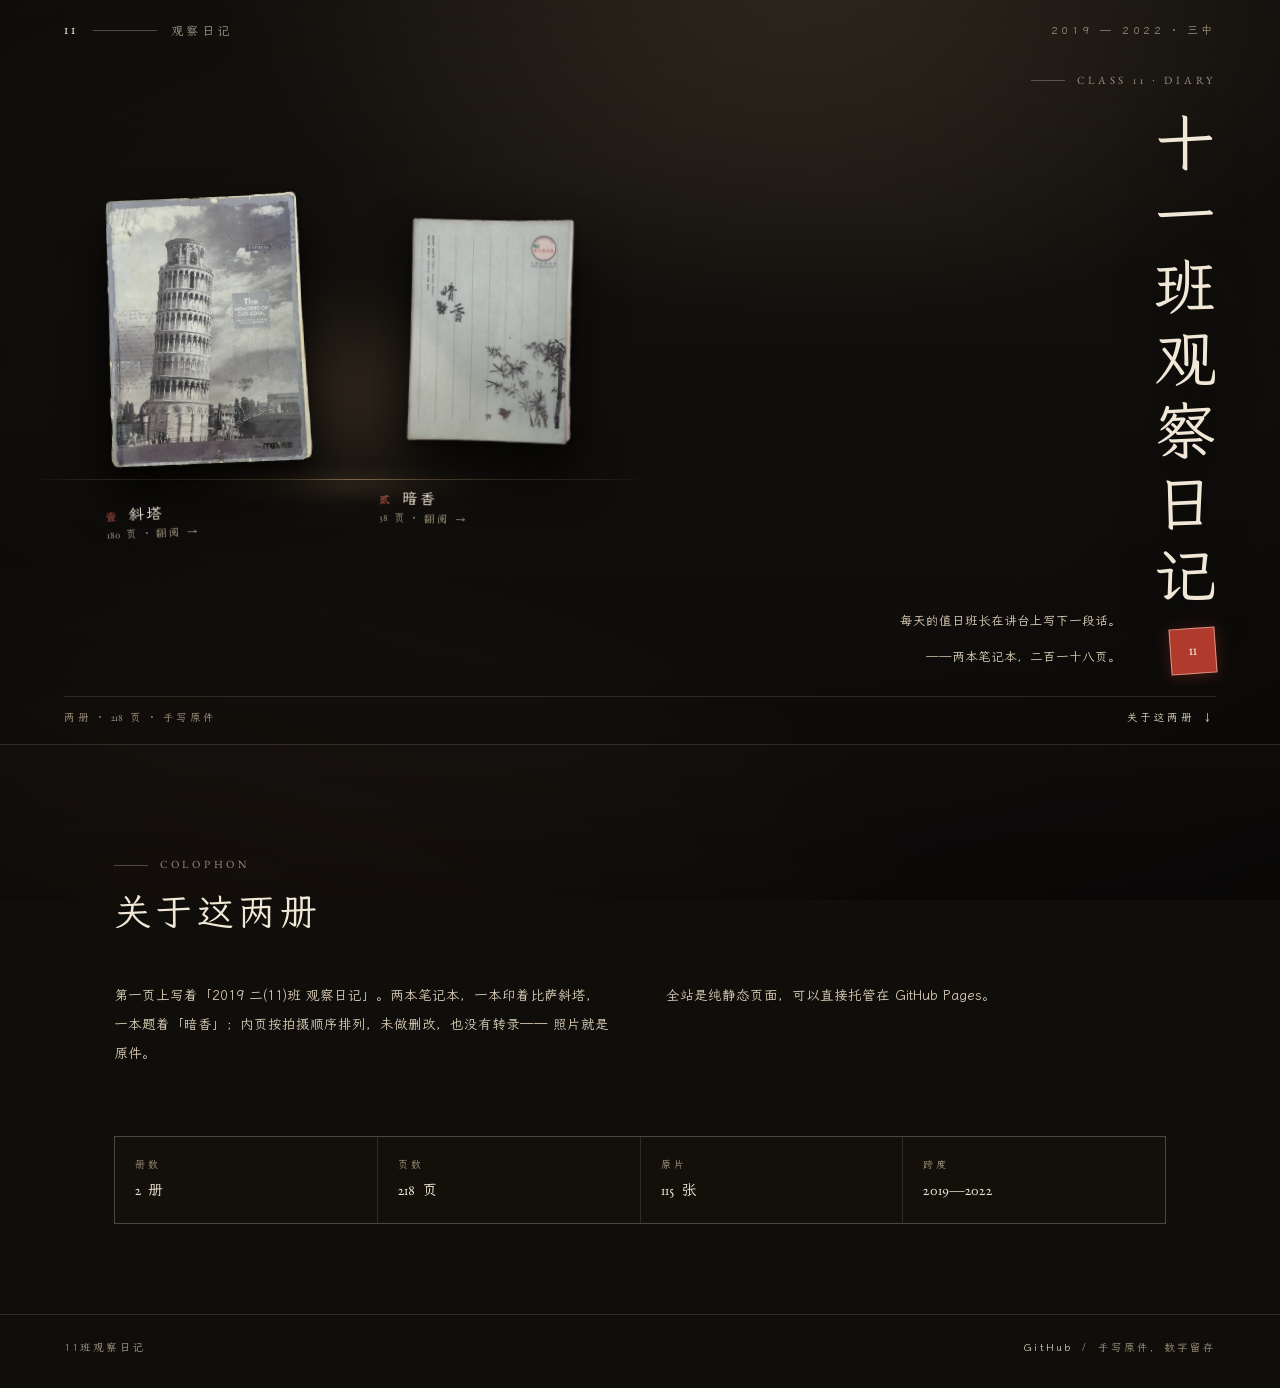
<file: index.html>
<!DOCTYPE html>
<html lang="zh-CN">
<head>
<meta charset="utf-8">
<meta name="viewport" content="width=device-width, initial-scale=1, viewport-fit=cover">
<title>观察日记</title>
<meta name="description" content="高三（11）班的观察日记：两本手写笔记本，二百一十八页，逐页拍下，做成可以翻的书。">
<meta name="theme-color" content="#100e0b">
<meta property="og:title" content="11班观察日记">
<meta property="og:description" content="两本手写笔记本，二百一十八页，可以一页页翻。">
<meta property="og:type" content="website">
<link rel="icon" href="data:image/svg+xml,%3Csvg xmlns='http://www.w3.org/2000/svg' viewBox='0 0 64 64'%3E%3Crect width='64' height='64' fill='%23b03a2c'/%3E%3Ctext x='32' y='42' font-family='Georgia,serif' font-size='26' fill='%23fdf3e7' text-anchor='middle'%3E11%3C/text%3E%3C/svg%3E">
<link rel="preload" as="image" href="assets/books/vol-1/cover.webp">
<link rel="stylesheet" href="assets/css/base.css">
<link rel="stylesheet" href="assets/css/home.css">
</head>
<body class="home">

<div class="ambience" aria-hidden="true">
  <div class="ambience__lamp"></div>
  <div class="ambience__grain"></div>
  <div class="ambience__vignette"></div>
</div>

<header class="masthead">
  <a class="brand" href="index.html">
    <span class="brand__no num">11</span>
    <span class="brand__rule" aria-hidden="true"></span>
    <span class="brand__txt">观察日记</span>
  </a>
  <p class="masthead__meta">2019 — 2022 · 三中</p>
</header>

<main class="hero">

  <section class="hero__shelf" aria-label="选择一册">
    <div class="shelf-line" aria-hidden="true"></div>

    <a class="book book--1" href="reader.html?book=vol-1" data-book="vol-1">
      <span class="book__glow" aria-hidden="true"></span>
      <img class="book__cover" src="assets/books/vol-1/cover.webp" width="900" height="1200"
           alt="第一册《斜塔》封面：比萨斜塔">
      <span class="book__meta">
        <span class="book__cap">
          <span class="book__no num">壹</span>
          <span class="book__name">斜塔</span>
        </span>
        <span class="book__sub"><span class="num">180</span> 页 · 翻阅 →</span>
      </span>
    </a>

    <a class="book book--2" href="reader.html?book=vol-2" data-book="vol-2">
      <span class="book__glow" aria-hidden="true"></span>
      <img class="book__cover" src="assets/books/vol-2/cover.webp" width="900" height="1200"
           alt="第二册《暗香》封面：竹枝与题字">
      <span class="book__meta">
        <span class="book__cap">
          <span class="book__no num">贰</span>
          <span class="book__name">暗香</span>
        </span>
        <span class="book__sub"><span class="num">38</span> 页 · 翻阅 →</span>
      </span>
    </a>
  </section>

  <section class="hero__type">
    <p class="eyebrow">Class 11 · Diary</p>
    <div class="hero__stack">
      <div class="lede">
        <p>每天的值日班长在讲台上写下一段话。</p>
        <p>——两本笔记本，二百一十八页。</p>
      </div>
      <div class="hero__titlewrap">
        <h1 class="title-v">十一班观察日记</h1>
        <span class="seal" role="img" aria-label="高三 11 班">11</span>
      </div>
    </div>
  </section>

  <footer class="hero__foot">
    <span class="foot-note">两册 · <span class="num">218</span> 页 · 手写原件</span>
    <a class="scroll-cue" href="#about">关于这两册 <span aria-hidden="true">↓</span></a>
  </footer>
</main>

<section class="about" id="about">
  <div class="about__inner">
    <p class="eyebrow">Colophon</p>
    <h2 class="about__title">关于这两册</h2>
    <div class="about__cols">
      <p>
        第一页上写着「2019 二(11)班 观察日记」。两本笔记本，一本印着比萨斜塔，
        一本题着「暗香」；内页按拍摄顺序排列，未做删改，也没有转录——
        照片就是原件。
      </p>
      <p>
        全站是纯静态页面，可以直接托管在 GitHub Pages。
      </p>
    </div>
    <dl class="facts">
      <div class="facts__item"><dt>册数</dt><dd><span class="num">2</span> 册</dd></div>
      <div class="facts__item"><dt>页数</dt><dd><span class="num">218</span> 页</dd></div>
      <div class="facts__item"><dt>原片</dt><dd><span class="num">115</span> 张</dd></div>
      <div class="facts__item"><dt>跨度</dt><dd><span class="num">2019—2022</span></dd></div>
    </dl>
  </div>
</section>

<footer class="site-foot">
  <span>11班观察日记</span>
  <span class="site-foot__right">
    <a href="https://github.com/LJW0401/class11-diary" target="_blank" rel="noopener">GitHub</a>
    <span aria-hidden="true">/</span>
    <span>手写原件，数字留存</span>
  </span>
</footer>

<script src="assets/js/home.js"></script>
</body>
</html>
</file>
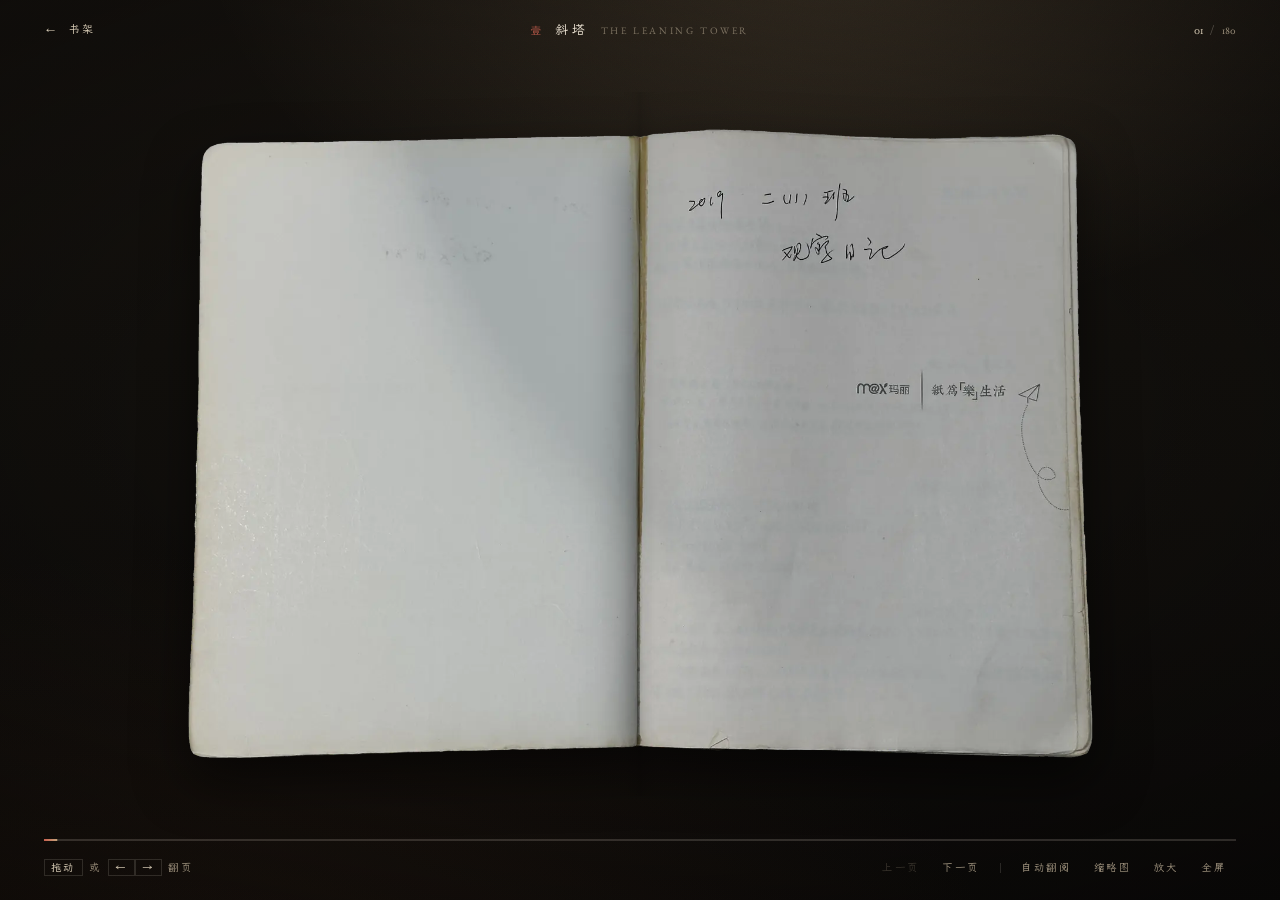
<file: reader.html>
<!DOCTYPE html>
<html lang="zh-CN">
<head>
<meta charset="utf-8">
<meta name="viewport" content="width=device-width, initial-scale=1, viewport-fit=cover">
<title>观察日记</title>
<meta name="theme-color" content="#0b0908">
<link rel="icon" href="data:image/svg+xml,%3Csvg xmlns='http://www.w3.org/2000/svg' viewBox='0 0 64 64'%3E%3Crect width='64' height='64' fill='%23b03a2c'/%3E%3Ctext x='32' y='42' font-family='Georgia,serif' font-size='26' fill='%23fdf3e7' text-anchor='middle'%3E11%3C/text%3E%3C/svg%3E">
<link rel="stylesheet" href="assets/css/base.css">
<link rel="stylesheet" href="assets/css/reader.css">
</head>
<body class="reader">

<div class="ambience ambience--reader" aria-hidden="true">
  <div class="ambience__lamp"></div>
  <div class="ambience__grain"></div>
  <div class="ambience__vignette"></div>
</div>

<header class="rbar">
  <a class="rback" href="index.html">
    <span class="rback__arrow" aria-hidden="true">←</span>
    <span>书架</span>
  </a>

  <div class="rtitle">
    <span class="rtitle__no num" id="bookNo">壹</span>
    <span class="rtitle__name" id="bookName">斜塔</span>
    <span class="rtitle__en" id="bookEn">The Leaning Tower</span>
  </div>

  <div class="rcount">
    <span class="num" id="pageNow">01</span>
    <span class="rcount__sep">/</span>
    <span class="num" id="pageTotal">180</span>
  </div>
</header>

<main class="stage" id="stage">
  <div class="rig" id="rig">
    <div class="book" id="book" tabindex="0" role="group" aria-roledescription="翻书" aria-label="整页图像，可拖动翻页">
      <div class="panel panel--l" id="panelL"></div>
      <div class="panel panel--r" id="panelR"></div>
      <div class="gutter" aria-hidden="true"></div>
      <div class="leaf" id="leaf" hidden>
        <div class="leaf__face leaf__face--front" id="leafFront"></div>
        <div class="leaf__face leaf__face--back" id="leafBack"></div>
      </div>
    </div>

    <span class="edge edge--l" aria-hidden="true">←</span>
    <span class="edge edge--r" aria-hidden="true">→</span>
  </div>

  <p class="loadnote" id="loadnote" hidden>…</p>
  <p class="rotate-hint">横过来看，整页更大</p>
</main>

<footer class="rfoot">
  <div class="bar" id="bar" role="slider" tabindex="0" aria-label="翻页进度" aria-valuemin="1" aria-valuemax="180" aria-valuenow="1">
    <div class="bar__track"><div class="bar__fill" id="barFill"></div></div>
  </div>

  <div class="rfoot__row">
    <p class="rhint">
      <span class="rhint__k">拖动</span> 或
      <span class="rhint__k">←</span><span class="rhint__k">→</span> 翻页
    </p>
    <div class="rtools">
      <button class="tool" id="btnPrev" aria-label="上一页">上一页</button>
      <button class="tool" id="btnNext" aria-label="下一页">下一页</button>
      <span class="rtools__sep" aria-hidden="true"></span>
      <button class="tool" id="btnAuto" aria-pressed="false">自动翻阅</button>
      <button class="tool" id="btnStrip" aria-pressed="false">缩略图</button>
      <button class="tool" id="btnZoom" aria-pressed="false" aria-label="放大查看细节">放大</button>
      <button class="tool" id="btnFull" aria-pressed="false">全屏</button>
    </div>
  </div>
</footer>

<section class="strip" id="strip" hidden aria-label="缩略图">
  <div class="strip__inner">
    <div class="strip__head">
      <span class="strip__title">全部 <span class="num" id="stripCount">180</span> 页</span>
      <button class="tool tool--plain" id="btnStripClose">收起</button>
    </div>
    <div class="strip__scroll" id="stripScroll"></div>
  </div>
</section>

<div class="toast" id="toast" hidden role="status"></div>

<div class="veil" id="veil">
  <div class="veil__inner">
    <span class="veil__no num" id="veilNo">壹</span>
    <span class="veil__title" id="veilTitle">斜塔</span>
    <span class="veil__line" aria-hidden="true"></span>
  </div>
</div>

<noscript>
  <p style="position:fixed;inset:auto 0 24px;text-align:center;color:#d8ccb6">
    这个阅览室需要 JavaScript 才能翻页。
  </p>
</noscript>

<script src="assets/js/books-data.js"></script>
<script src="assets/js/flipbook.js"></script>
<script src="assets/js/zoom.js"></script>
<script src="assets/js/reader.js"></script>
</body>
</html>
</file>
<file: assets/css/base.css>
/* ==========================================================================
   base.css — 全站设计基底
   职责：设计变量、字体、重置、以及「暗房 / 纸」这一套共享氛围层。
   页面级布局分别在 home.css / reader.css 里，不在这里堆组件。
   ========================================================================== */

@font-face {
  font-family: "WenKai";
  src: url("../fonts/wenkai.woff2") format("woff2");
  font-weight: 300 500;
  font-style: normal;
  font-display: swap;
}

@font-face {
  font-family: "Garamond";
  src: url("../fonts/garamond.woff2") format("woff2");
  font-weight: 400 600;
  font-style: normal;
  font-display: swap;
}

:root {
  /* 暗房 */
  --room: #100e0b;
  --room-2: #17130e;
  --room-3: #221c15;

  /* 纸 */
  --paper: #f0e7d7;
  --paper-2: #d8ccb6;
  --paper-3: #9b8f7b;

  /* 朱砂与黄铜 */
  --seal: #b03a2c;
  --seal-soft: #c9604f;
  --brass: #c4a37a;

  --line: rgba(240, 231, 215, 0.14);
  --line-strong: rgba(240, 231, 215, 0.28);

  --font-cn: "WenKai", "LXGW WenKai", "Songti SC", "Noto Serif CJK SC", serif;
  --font-lat: "Garamond", "EB Garamond", Georgia, serif;

  --ease-out: cubic-bezier(0.16, 1, 0.3, 1);
  --ease-io: cubic-bezier(0.65, 0, 0.35, 1);
}

*,
*::before,
*::after {
  box-sizing: border-box;
}

html {
  -webkit-text-size-adjust: 100%;
}

body {
  margin: 0;
  min-height: 100svh;
  background: var(--room);
  color: var(--paper);
  font-family: var(--font-cn);
  font-weight: 300;
  font-synthesis: none;
  -webkit-font-smoothing: antialiased;
  text-rendering: optimizeLegibility;
  overflow-x: hidden;
}

img {
  display: block;
  max-width: 100%;
}

a {
  color: inherit;
  text-decoration: none;
}

button {
  font: inherit;
  color: inherit;
  background: none;
  border: 0;
  padding: 0;
  cursor: pointer;
}

:focus-visible {
  outline: 1px solid var(--brass);
  outline-offset: 6px;
}

::selection {
  background: var(--seal);
  color: var(--paper);
}

/* --- 氛围层：灯光 / 颗粒 / 暗角 --------------------------------------- */

.ambience {
  position: fixed;
  inset: 0;
  z-index: 0;
  pointer-events: none;
  overflow: hidden;
}

.ambience__lamp {
  position: absolute;
  inset: -20% -10% auto;
  height: 140%;
  background:
    radial-gradient(58% 46% at 62% 8%, rgba(255, 214, 158, 0.16), transparent 70%),
    radial-gradient(80% 60% at 20% 100%, rgba(120, 74, 40, 0.18), transparent 70%),
    linear-gradient(180deg, #17130f 0%, #100e0b 42%, #0b0908 100%);
}

.ambience__grain {
  position: absolute;
  inset: -50%;
  opacity: 0.22;
  mix-blend-mode: overlay;
  background-image: url("data:image/svg+xml,%3Csvg xmlns='http://www.w3.org/2000/svg' width='180' height='180'%3E%3Cfilter id='n'%3E%3CfeTurbulence type='fractalNoise' baseFrequency='0.85' numOctaves='3' stitchTiles='stitch'/%3E%3C/filter%3E%3Crect width='180' height='180' filter='url(%23n)' opacity='0.5'/%3E%3C/svg%3E");
}

.ambience__vignette {
  position: absolute;
  inset: 0;
  background: radial-gradient(120% 90% at 50% 45%, transparent 30%, rgba(0, 0, 0, 0.62) 100%);
}

/* --- 共享排版 -------------------------------------------------------- */

.eyebrow {
  margin: 0;
  display: flex;
  align-items: center;
  gap: 12px;
  font-family: var(--font-lat);
  font-size: 11px;
  letter-spacing: 0.34em;
  text-transform: uppercase;
  color: var(--paper-3);
}

.eyebrow::before {
  content: "";
  width: 34px;
  height: 1px;
  background: var(--line-strong);
}

.rule {
  height: 1px;
  background: var(--line);
  border: 0;
  margin: 0;
}

.num {
  font-family: var(--font-lat);
  font-variant-numeric: tabular-nums lining-nums;
  letter-spacing: 0.02em;
}

/* 朱砂印：站内唯一的高饱和色，只用在「班号」这一处。 */
.seal {
  display: grid;
  place-items: center;
  width: 46px;
  height: 46px;
  border: 1px solid rgba(255, 240, 230, 0.5);
  background: var(--seal);
  color: #fdf3e7;
  font-family: var(--font-lat);
  font-size: 15px;
  letter-spacing: 0.02em;
  box-shadow: 0 2px 14px rgba(176, 58, 44, 0.35);
  transform: rotate(-4deg);
}

/* 细微的入场：只给首屏需要交代顺序的元素用 */
@keyframes rise {
  from {
    opacity: 0;
    transform: translateY(18px);
  }
  to {
    opacity: 1;
    transform: none;
  }
}

@keyframes fade {
  from {
    opacity: 0;
  }
  to {
    opacity: 1;
  }
}

@media (prefers-reduced-motion: reduce) {
  *,
  *::before,
  *::after {
    animation-duration: 0.001ms !important;
    animation-iteration-count: 1 !important;
    transition-duration: 0.001ms !important;
  }
}
</file>
<file: assets/css/home.css>
/* ==========================================================================
   home.css — 书架首页
   一屏暗桌面：左边两册书落在同一条线上，右边竖排标题。
   布局按「视口高度」缩放，不做滚动式长页（版权页另起一段）。
   ========================================================================== */

body.home {
  display: flex;
  flex-direction: column;
  min-height: 100svh;
}

/* --- 报头 ------------------------------------------------------------- */

.masthead {
  position: relative;
  z-index: 2;
  display: flex;
  align-items: center;
  justify-content: space-between;
  gap: 24px;
  padding: clamp(18px, 2.6vh, 30px) clamp(20px, 5vw, 84px) 0;
  animation: rise 1s var(--ease-out) both;
}

.brand {
  display: flex;
  align-items: center;
  gap: 14px;
}

.brand__no {
  font-size: 15px;
  letter-spacing: 0.22em;
  color: var(--paper);
}

.brand__rule {
  width: clamp(28px, 5vw, 64px);
  height: 1px;
  background: var(--line-strong);
}

.brand__txt {
  font-size: 12px;
  letter-spacing: 0.3em;
  color: var(--paper-3);
}

.masthead__meta {
  margin: 0;
  font-size: 11px;
  letter-spacing: 0.32em;
  color: var(--paper-3);
}

/* --- 主视觉 ----------------------------------------------------------- */

.hero {
  position: relative;
  z-index: 1;
  flex: 1;
  min-height: 0;
  display: grid;
  grid-template-columns: minmax(0, 1.04fr) minmax(0, 0.96fr);
  grid-template-rows: minmax(0, 1fr) auto;
  align-items: center;
  column-gap: clamp(20px, 4vw, 72px);
  row-gap: clamp(14px, 2.4vh, 30px);
  width: 100%;
  max-width: 1580px;
  margin: 0 auto;
  padding: clamp(18px, 4vh, 48px) clamp(20px, 5vw, 84px) clamp(14px, 2.2vh, 28px);
}

/* --- 书架 ------------------------------------------------------------- */

.hero__shelf {
  position: relative;
  display: flex;
  align-items: flex-end;
  justify-content: center;
  gap: clamp(30px, 3.8vw, 68px);
  padding: 0 clamp(2px, 1.6vw, 22px) 92px;
  animation: fade 1.4s var(--ease-out) 0.15s both;
}

.hero__shelf::before {
  content: "";
  position: absolute;
  left: -6%;
  right: -6%;
  bottom: 40px;
  height: 76%;
  background: radial-gradient(48% 52% at 50% 54%, rgba(255, 197, 130, 0.13), transparent 72%);
  filter: blur(24px);
  pointer-events: none;
}

.shelf-line {
  position: absolute;
  left: -6%;
  right: -2%;
  bottom: 92px;
  height: 1px;
  background: linear-gradient(90deg,
      transparent, rgba(196, 163, 122, 0.3) 18%, rgba(196, 163, 122, 0.52) 52%, rgba(196, 163, 122, 0.12) 92%, transparent);
}

.shelf-line::after {
  content: "";
  position: absolute;
  left: 8%;
  right: 12%;
  top: -10px;
  height: 30px;
  background: radial-gradient(50% 50% at 50% 50%, rgba(255, 198, 130, 0.18), transparent 72%);
  filter: blur(9px);
}

.book {
  --rot: -2.4deg;
  position: relative;
  width: clamp(150px, 17.8vw, 262px);
  flex: 0 0 auto;
  transform: rotate(var(--rot));
  transform-origin: 50% 94%;
  transition: transform 0.85s var(--ease-out);
  animation: bookIn 1.1s var(--ease-out) both;
}

.book--2 {
  --rot: 1.7deg;
  width: clamp(142px, 16.8vw, 246px);
  animation-delay: 0.14s;
  animation-name: bookIn2;
}

@keyframes bookIn {
  from {
    opacity: 0;
    translate: 0 34px;
  }
  to {
    opacity: 1;
    translate: 0 0;
  }
}

@keyframes bookIn2 {
  from {
    opacity: 0;
    translate: 0 44px;
  }
  to {
    opacity: 1;
    translate: 0 -10px;
  }
}

.book__cover {
  position: relative;
  z-index: 1;
  width: 100%;
  height: auto;
  filter: drop-shadow(0 28px 24px rgba(0, 0, 0, 0.62)) drop-shadow(0 3px 4px rgba(0, 0, 0, 0.45));
  transition: filter 0.8s var(--ease-out);
}

.book__glow {
  position: absolute;
  inset: -14% -16% 18%;
  background: radial-gradient(50% 46% at 50% 58%, rgba(255, 199, 132, 0.34), transparent 70%);
  filter: blur(22px);
  opacity: 0;
  transition: opacity 0.8s var(--ease-out);
  pointer-events: none;
}

.book:focus-visible {
  outline: none;
}

.book:focus-visible .book__cover {
  outline: 1px solid var(--brass);
  outline-offset: 10px;
}

.book:hover,
.book:focus-visible {
  transform: rotate(calc(var(--rot) * 0.2)) translate(0, -16px) scale(1.015);
}

.book:hover .book__glow,
.book:focus-visible .book__glow {
  opacity: 1;
}

.book:hover .book__cover,
.book:focus-visible .book__cover {
  filter: drop-shadow(0 42px 36px rgba(0, 0, 0, 0.7)) drop-shadow(0 4px 6px rgba(0, 0, 0, 0.5));
}

.book__meta {
  position: absolute;
  top: calc(100% + 21px);
  left: 0;
  right: 0;
  z-index: 1;
  display: flex;
  flex-direction: column;
  gap: 4px;
}

.book__cap {
  display: flex;
  align-items: baseline;
  gap: 10px;
}

.book__no {
  font-size: 10px;
  letter-spacing: 0.24em;
  color: var(--seal-soft);
}

.book__name {
  font-size: clamp(15px, 1.2vw, 18px);
  letter-spacing: 0.2em;
  color: var(--paper);
}

.book__sub {
  font-size: 10.5px;
  letter-spacing: 0.16em;
  color: var(--paper-3);
  transition: color 0.5s;
}

.book:hover .book__sub {
  color: var(--brass);
}

/* --- 竖排标题 --------------------------------------------------------- */

.hero__type {
  display: flex;
  flex-direction: column;
  align-items: flex-end;
  gap: clamp(14px, 1.8vw, 24px);
  text-align: right;
  animation: rise 1.2s var(--ease-out) 0.2s both;
}

.title-v {
  margin: 0;
  writing-mode: vertical-rl;
  font-family: var(--font-cn);
  font-weight: 400;
  font-size: clamp(34px, min(5.2vw, 6.9vh), 78px);
  line-height: 1;
  letter-spacing: 0.16em;
  color: var(--paper);
  text-shadow: 0 8px 44px rgba(0, 0, 0, 0.72);
}

.hero__stack {
  display: flex;
  align-items: flex-end;
  justify-content: flex-end;
  gap: clamp(18px, 2.6vw, 44px);
}

.hero__titlewrap {
  display: flex;
  flex-direction: column;
  align-items: flex-end;
  gap: clamp(12px, 1.6vh, 20px);
}

.lede {
  margin: 0;
  max-width: 20em;
  padding-bottom: 4px;
  font-size: clamp(12.5px, 0.98vw, 14.5px);
  line-height: 2.1;
  color: var(--paper-2);
}

.lede p {
  margin: 0;
}

.lede p + p {
  margin-top: 0.75em;
}

/* --- 页脚 ------------------------------------------------------------- */

.hero__foot {
  grid-column: 1 / -1;
  display: flex;
  align-items: baseline;
  justify-content: space-between;
  gap: 20px;
  padding-top: 14px;
  border-top: 1px solid var(--line);
  font-size: 10.5px;
  letter-spacing: 0.24em;
  color: var(--paper-3);
  animation: fade 1.6s var(--ease-out) 0.55s both;
}

.scroll-cue {
  display: inline-flex;
  align-items: center;
  gap: 8px;
  color: var(--paper-2);
  transition: color 0.4s;
}

.scroll-cue:hover {
  color: var(--brass);
}

.scroll-cue span {
  display: inline-block;
  animation: drift 2.8s ease-in-out infinite;
}

@keyframes drift {
  0%, 100% { transform: translateY(0); }
  50% { transform: translateY(4px); }
}

/* --- 版权页 ----------------------------------------------------------- */

.about {
  position: relative;
  z-index: 1;
  border-top: 1px solid var(--line);
  background: linear-gradient(180deg, rgba(255, 255, 255, 0.016), transparent 42%);
}

.about__inner {
  max-width: 1180px;
  margin: 0 auto;
  padding: clamp(64px, 9vw, 120px) clamp(20px, 5vw, 84px) clamp(56px, 7vw, 96px);
}

.about__title {
  margin: 20px 0 clamp(28px, 4vw, 46px);
  font-weight: 400;
  font-size: clamp(24px, 2.9vw, 38px);
  letter-spacing: 0.12em;
}

.about__cols {
  display: grid;
  grid-template-columns: 1fr 1fr;
  gap: clamp(22px, 4vw, 62px);
}

.about__cols p {
  margin: 0;
  font-size: 13.5px;
  line-height: 2.15;
  color: var(--paper-2);
}

.about__cols code {
  font-family: var(--font-lat);
  font-size: 13px;
  color: var(--brass);
  padding: 1px 5px;
  border: 1px solid var(--line);
  border-radius: 2px;
}

.facts {
  display: grid;
  grid-template-columns: repeat(4, 1fr);
  gap: 1px;
  margin: clamp(40px, 6vw, 68px) 0 0;
  background: var(--line);
  border: 1px solid var(--line);
}

.facts__item {
  display: flex;
  flex-direction: column;
  gap: 10px;
  padding: 22px 20px 24px;
  background: #131009;
}

.facts dt {
  font-size: 10px;
  letter-spacing: 0.3em;
  color: var(--paper-3);
}

.facts dd {
  margin: 0;
  font-size: 15px;
  letter-spacing: 0.08em;
}

.site-foot {
  position: relative;
  z-index: 1;
  display: flex;
  justify-content: space-between;
  gap: 16px;
  flex-wrap: wrap;
  padding: 26px clamp(20px, 5vw, 84px) 34px;
  border-top: 1px solid var(--line);
  font-size: 10.5px;
  letter-spacing: 0.2em;
  color: var(--paper-3);
}

.site-foot__right {
  display: inline-flex;
  gap: 10px;
  align-items: baseline;
}

.site-foot a {
  color: var(--paper-2);
  transition: color 0.4s;
}

.site-foot a:hover {
  color: var(--brass);
}

/* 点书后整页淡出，给「进入」一点过渡 */
body.is-leaving .hero,
body.is-leaving .masthead {
  opacity: 0;
  transform: scale(0.992);
  transition: opacity 0.34s ease, transform 0.34s ease;
}

/* --- 窄屏 ------------------------------------------------------------- */

@media (max-width: 900px) {
  .hero {
    grid-template-columns: 1fr;
    align-items: start;
    row-gap: 38px;
    padding-top: 28px;
    padding-bottom: 26px;
  }

  .hero__type {
    order: -1;
    align-items: flex-start;
    text-align: left;
    gap: 14px;
  }

  .title-v {
    writing-mode: horizontal-tb;
    font-size: clamp(30px, 8.4vw, 46px);
    letter-spacing: 0.14em;
  }

  .hero__stack {
    flex-direction: column;
    align-items: flex-start;
    gap: 22px;
  }

  .hero__titlewrap {
    align-items: flex-start;
    gap: 14px;
  }

  .lede {
    max-width: 26em;
  }

  .seal {
    width: 38px;
    height: 38px;
    font-size: 12px;
  }

  .hero__shelf {
    justify-content: center;
    padding-bottom: 72px;
    gap: 24px;
  }

  .book {
    width: min(38vw, 210px);
  }

  .book--2 {
    width: min(35vw, 196px);
  }

  .book__meta {
    top: calc(100% + 13px);
  }

  .shelf-line {
    bottom: 72px;
  }

  .about__cols {
    grid-template-columns: 1fr;
  }

  .facts {
    grid-template-columns: 1fr 1fr;
  }

  .hero__foot {
    font-size: 10px;
    letter-spacing: 0.16em;
  }
}
</file>
<file: assets/css/reader.css>
/* ==========================================================================
   reader.css — 阅览室：舞台、翻页、工具条、缩略图
   页面只保留一条主线：书在中间，其余控件都退到边缘。
   ========================================================================== */

body.reader {
  height: 100svh;
  overflow: hidden;
  display: flex;
  flex-direction: column;
  background: #0b0908;
}

/* --- 顶栏 ------------------------------------------------------------- */

.rbar {
  position: relative;
  z-index: 20;
  display: grid;
  grid-template-columns: 1fr auto 1fr;
  align-items: center;
  gap: 16px;
  padding: clamp(14px, 2.4vh, 26px) clamp(16px, 3.4vw, 46px);
  font-size: 11px;
  letter-spacing: 0.2em;
  color: var(--paper-3);
}

.rback {
  justify-self: start;
  display: inline-flex;
  align-items: center;
  gap: 9px;
  color: var(--paper-2);
  transition: color 0.35s;
}

.rback:hover {
  color: var(--paper);
}

.rback__arrow {
  font-family: var(--font-lat);
  font-size: 14px;
  transition: transform 0.4s var(--ease-out);
}

.rback:hover .rback__arrow {
  transform: translateX(-3px);
}

.rtitle {
  display: inline-flex;
  align-items: baseline;
  gap: 12px;
  color: var(--paper-2);
}

.rtitle__no {
  font-size: 10px;
  letter-spacing: 0.24em;
  color: var(--seal-soft);
}

.rtitle__name {
  font-size: 13px;
  letter-spacing: 0.28em;
  color: var(--paper);
}

.rtitle__en {
  font-family: var(--font-lat);
  font-size: 10px;
  letter-spacing: 0.26em;
  text-transform: uppercase;
  color: var(--paper-3);
  opacity: 0.75;
}

.rcount {
  justify-self: end;
  display: inline-flex;
  align-items: baseline;
  gap: 6px;
  font-size: 12px;
  color: var(--paper-2);
}

.rcount__sep {
  color: var(--line-strong);
}

#pageTotal {
  color: var(--paper-3);
  font-size: 11px;
}

/* --- 舞台 ------------------------------------------------------------- */

.stage::before {
  content: "";
  position: absolute;
  left: 50%;
  top: 47%;
  width: min(1240px, 98vw);
  aspect-ratio: 1.62;
  transform: translate(-50%, -50%);
  background: radial-gradient(50% 50% at 50% 50%, rgba(255, 205, 148, 0.14), transparent 66%);
  pointer-events: none;
  z-index: -1;
}

.stage {
  flex: 1;
  min-height: 0;
  position: relative;
  z-index: 10;
  display: grid;
  place-items: center;
  padding: 0 clamp(14px, 3vw, 40px);
}

.rig {
  --book-w: min(93vw, calc((100svh - 196px) * 1.3333));
  position: relative;
  width: var(--book-w);
  aspect-ratio: 4 / 3;
  perspective: 2400px;
  perspective-origin: 50% 46%;
  transition: width 0.5s var(--ease-out);
}

/* 缩略图抽起来时，把书缩小让位，别被盖住 */
body.strip-open .rig {
  --book-w: min(90vw, calc((100svh - 392px) * 1.3333));
}

.book {
  position: absolute;
  inset: 0;
  transform-style: preserve-3d;
  cursor: grab;
  touch-action: pan-y;
}

.book.is-dragging {
  cursor: grabbing;
}

.book.is-turning {
  cursor: grabbing;
}

.panel {
  position: absolute;
  top: 0;
  width: 50%;
  height: 100%;
  background-repeat: no-repeat;
  background-size: 200% 100%;
  filter: drop-shadow(0 22px 26px rgba(0, 0, 0, 0.55));
  transition: opacity 0.18s ease;
}

.panel--l {
  left: 0;
  background-position: left center;
}

.panel--r {
  left: 50%;
  background-position: right center;
}

.book.is-jumping .panel {
  opacity: 0;
}

/* 翻起的那一叶 */
.leaf {
  position: absolute;
  top: 0;
  left: 50%;
  width: 50%;
  height: 100%;
  transform-origin: left center;
  transform-style: preserve-3d;
  will-change: transform;
  pointer-events: none;
}

.leaf__face {
  position: absolute;
  inset: 0;
  background-repeat: no-repeat;
  background-size: 200% 100%;
  backface-visibility: hidden;
  -webkit-backface-visibility: hidden;
}

.leaf__face::after {
  content: "";
  position: absolute;
  inset: 0;
  opacity: calc(var(--shade, 0) * 0.62);
  pointer-events: none;
}

.leaf__face--front {
  background-position: right center;
}

.leaf__face--front::after {
  background: linear-gradient(90deg, rgba(0, 0, 0, 0.55), rgba(0, 0, 0, 0) 52%);
}

.leaf__face--back {
  background-position: left center;
  transform: rotateY(180deg);
}

.leaf__face--back::after {
  background: linear-gradient(270deg, rgba(0, 0, 0, 0.55), rgba(0, 0, 0, 0) 52%);
}

/* 书脊的折痕与压暗；翻页时随角度加深 */
.gutter {
  position: absolute;
  top: 0;
  left: 50%;
  width: 3.2%;
  height: 100%;
  transform: translateX(-50%);
  pointer-events: none;
  background: linear-gradient(90deg,
      transparent, rgba(0, 0, 0, 0.12) 38%, rgba(0, 0, 0, 0.24) 50%,
      rgba(0, 0, 0, 0.12) 62%, transparent);
  opacity: 0.42;
  mix-blend-mode: multiply;
}

/* 左右翻页提示 */
.edge {
  position: absolute;
  top: 50%;
  z-index: 2;
  display: grid;
  place-items: center;
  width: 40px;
  height: 64px;
  margin-top: -32px;
  font-family: var(--font-lat);
  font-size: 15px;
  color: var(--paper-2);
  border: 1px solid var(--line);
  background: rgba(16, 14, 11, 0.35);
  backdrop-filter: blur(2px);
  opacity: 0;
  transition: opacity 0.45s, transform 0.45s var(--ease-out), border-color 0.45s;
  pointer-events: none;
}

.edge--l {
  left: -56px;
  border-right: 0;
}

.edge--r {
  right: -56px;
  border-left: 0;
}

.rig:hover .edge {
  opacity: 0.8;
}

.rig:hover .edge--l {
  transform: translateX(-4px);
}

.rig:hover .edge--r {
  transform: translateX(4px);
}

.book.is-turning ~ .edge,
.book.is-dragging ~ .edge {
  opacity: 0;
}

.rotate-hint {
  display: none;
}

@media (max-width: 860px) and (orientation: portrait) {
  .rotate-hint {
    display: block;
    position: absolute;
    left: 50%;
    bottom: 8px;
    transform: translateX(-50%);
    margin: 0;
    white-space: nowrap;
    font-size: 10px;
    letter-spacing: 0.26em;
    color: var(--paper-3);
  }
}

.loadnote {
  position: absolute;
  left: 50%;
  bottom: 6px;
  transform: translateX(-50%);
  margin: 0;
  font-size: 10px;
  letter-spacing: 0.3em;
  color: var(--paper-3);
  animation: fade 0.6s ease both;
}

/* 到头了的回弹 */
@keyframes bumpL {
  0%, 100% { transform: translateX(0); }
  35% { transform: translateX(-16px); }
  70% { transform: translateX(5px); }
}

@keyframes bumpR {
  0%, 100% { transform: translateX(0); }
  35% { transform: translateX(16px); }
  70% { transform: translateX(-5px); }
}

.book.is-bump-prev {
  animation: bumpL 0.46s var(--ease-io);
}

.book.is-bump-next {
  animation: bumpR 0.46s var(--ease-io);
}

/* --- 底栏 ------------------------------------------------------------- */

.rfoot {
  position: relative;
  z-index: 20;
  padding: 0 clamp(16px, 3.4vw, 46px) clamp(14px, 2.2vh, 24px);
}

.bar {
  padding: 10px 0 8px;
  cursor: pointer;
}

.bar__track {
  position: relative;
  height: 2px;
  background: rgba(240, 231, 215, 0.16);
  transition: height 0.3s, background 0.3s;
}

.bar:hover .bar__track,
.bar:focus-visible .bar__track {
  height: 3px;
  background: rgba(240, 231, 215, 0.2);
}

.bar__fill {
  position: absolute;
  inset: 0 auto 0 0;
  width: 100%;
  background: linear-gradient(90deg, var(--seal-soft), var(--brass));
  transform: scaleX(0.01);
  transform-origin: left center;
  transition: transform 0.55s var(--ease-out);
}

.rfoot__row {
  display: flex;
  align-items: center;
  justify-content: space-between;
  gap: 18px;
  padding-top: 6px;
  font-size: 10.5px;
  letter-spacing: 0.18em;
  color: var(--paper-3);
}

.rhint {
  margin: 0;
}

.rhint__k {
  display: inline-block;
  padding: 1px 6px;
  border: 1px solid var(--line);
  color: var(--paper-2);
}

.rtools {
  display: flex;
  align-items: center;
  gap: 2px;
}

.rtools__sep {
  width: 1px;
  height: 10px;
  margin: 0 8px;
  background: var(--line);
}

.tool {
  position: relative;
  padding: 6px 10px;
  color: var(--paper-3);
  letter-spacing: 0.16em;
  transition: color 0.3s;
}

.tool::after {
  content: "";
  position: absolute;
  left: 10px;
  right: 10px;
  bottom: 2px;
  height: 1px;
  background: currentColor;
  transform: scaleX(0);
  transform-origin: left center;
  transition: transform 0.4s var(--ease-out);
}

.tool:hover {
  color: var(--paper);
}

.tool:hover::after {
  transform: scaleX(1);
}

.tool[aria-pressed="true"] {
  color: var(--brass);
}

.tool[aria-pressed="true"]::after {
  transform: scaleX(1);
}

.tool:disabled {
  opacity: 0.3;
  cursor: default;
}

.tool--plain::after {
  display: none;
}

/* --- 缩略图 ----------------------------------------------------------- */

.strip {
  position: fixed;
  left: 0;
  right: 0;
  bottom: 0;
  z-index: 40;
  background: rgba(12, 10, 8, 0.94);
  backdrop-filter: blur(14px);
  border-top: 1px solid var(--line);
  transform: translateY(0);
  animation: stripIn 0.45s var(--ease-out) both;
}

.strip[hidden] {
  display: none;
}

@keyframes stripIn {
  from { transform: translateY(100%); }
  to { transform: translateY(0); }
}

.strip__inner {
  padding: 14px clamp(14px, 3vw, 40px) 18px;
}

.strip__head {
  display: flex;
  align-items: baseline;
  justify-content: space-between;
  padding-bottom: 10px;
}

.strip__title {
  font-size: 10.5px;
  letter-spacing: 0.24em;
  color: var(--paper-3);
}

.strip__scroll {
  display: flex;
  gap: 8px;
  overflow-x: auto;
  overflow-y: hidden;
  padding-bottom: 8px;
  scrollbar-width: thin;
  scrollbar-color: var(--line-strong) transparent;
  scroll-behavior: smooth;
}

.strip__scroll::-webkit-scrollbar {
  height: 4px;
}

.strip__scroll::-webkit-scrollbar-thumb {
  background: var(--line-strong);
}

.thumb {
  flex: 0 0 auto;
  width: clamp(84px, 8vw, 118px);
  aspect-ratio: 4 / 3;
  padding: 0;
  border: 1px solid transparent;
  background-color: #1a1611;
  background-size: cover;
  background-position: center;
  opacity: 0.5;
  transition: opacity 0.3s, border-color 0.3s, transform 0.3s var(--ease-out);
}

.thumb:hover {
  opacity: 0.9;
  transform: translateY(-2px);
}

.thumb[aria-current="true"] {
  opacity: 1;
  border-color: var(--brass);
}

/* --- 提示 / 幕布 ------------------------------------------------------ */

.toast {
  position: fixed;
  left: 50%;
  bottom: 96px;
  z-index: 45;
  transform: translateX(-50%);
  padding: 10px 16px;
  font-size: 11px;
  letter-spacing: 0.14em;
  color: var(--paper);
  background: rgba(28, 22, 16, 0.95);
  border: 1px solid var(--line);
  animation: fade 0.3s ease both;
}

.veil {
  position: fixed;
  inset: 0;
  z-index: 60;
  display: grid;
  place-items: center;
  background: #0b0908;
  transition: opacity 0.7s ease, visibility 0.7s;
}

.veil.is-gone {
  opacity: 0;
  visibility: hidden;
  pointer-events: none;
}

.veil__inner {
  display: flex;
  flex-direction: column;
  align-items: center;
  gap: 16px;
}

.veil__no {
  font-size: 11px;
  color: var(--seal-soft);
  letter-spacing: 0.3em;
}

.veil__title {
  writing-mode: vertical-rl;
  font-size: clamp(26px, 3vw, 38px);
  letter-spacing: 0.34em;
  color: var(--paper-2);
}

.veil__line {
  width: 1px;
  height: 56px;
  background: linear-gradient(var(--line-strong), transparent);
  animation: veilLine 1.6s var(--ease-io) infinite;
}

@keyframes veilLine {
  0%, 100% { transform: scaleY(0.4); opacity: 0.4; }
  50% { transform: scaleY(1); opacity: 1; }
}

/* --- 放大查阅 --------------------------------------------------------- */
/* 放大只改 .rig 的 transform：书体布局、页号、进度都不动，翻页由 JS 锁死。 */

.rig {
  will-change: transform;
}

body.is-zoomed .book {
  cursor: grab;
  touch-action: none;
}

.rig.is-panning .book,
body.is-zoomed .book.is-panning {
  cursor: grabbing;
}

body.is-zoomed .edge,
body.is-zoomed .rotate-hint,
body.is-zoomed .rhint {
  display: none;
}

body.is-zoomed .bar {
  opacity: 0.3;
  pointer-events: none;
}

/* 放大后书页会顶到顶栏底栏底下，给两条渐变遮罩保证文字仍然可读 */
body.is-zoomed .rbar {
  background: linear-gradient(to bottom, rgba(11, 9, 8, 0.94), rgba(11, 9, 8, 0));
}

body.is-zoomed .rfoot {
  background: linear-gradient(to top, rgba(11, 9, 8, 0.96), rgba(11, 9, 8, 0));
}

/* --- 窄屏 / 矮屏 ------------------------------------------------------ */

@media (max-width: 860px) {
  .rtitle__en {
    display: none;
  }

  .rfoot__row {
    flex-direction: column;
    align-items: flex-start;
    gap: 8px;
  }

  .rhint {
    display: none;
  }

  .rtools {
    width: 100%;
    justify-content: space-between;
  }

  .tool {
    padding: 8px 6px;
  }

  .rig {
    --book-w: min(96vw, calc((100svh - 232px) * 1.3333));
  }

  .edge {
    display: none;
  }
}

@media (max-height: 560px) {
  .rhint {
    display: none;
  }

  .rig {
    --book-w: min(90vw, calc((100svh - 150px) * 1.3333));
  }
}
</file>
